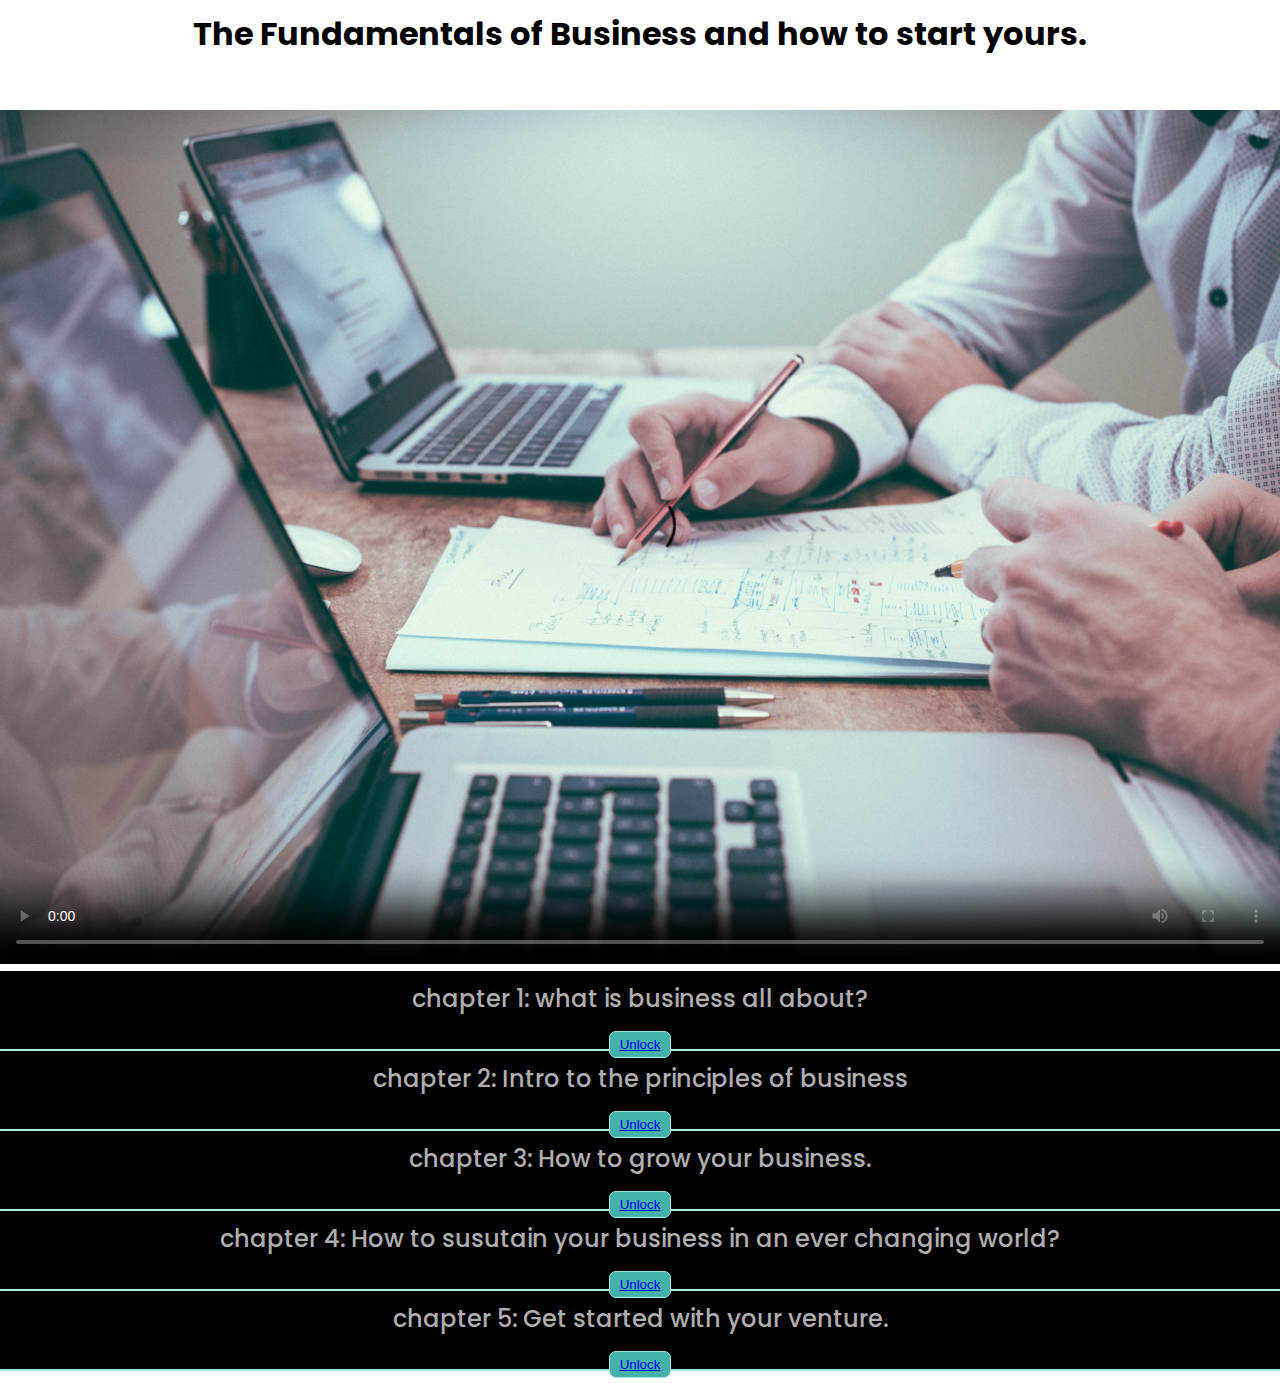
<file: user module/business.html>
<!DOCTYPE html>
<html lang="en">
<head>
    <meta charset="UTF-8">
    <meta name="viewport" content="width=device-width, initial-scale=1.0">
    <link href="https://fonts.googleapis.com/css2?family=Poppins:wght@100;200;300;400;500;600&display=swap" rel="stylesheet">
    <link rel="stylesheet" href="style.css">
    <title>Unlock Course Chapters</title>
</head>
<body>
    <header>
    <h1 class="course-title" >The Fundamentals of Business and how to start yours.</h1>
</header>

<main>

    
    

    <video width="100%" src="" controls poster="Images/business.jpg"></video>
    <div class="chapters">
    <div class="chapter">
        <h2> <a href="">chapter 1: what is business all about?</a></h2>

        <button > <a href="unlock.html"> Unlock</a></button>
    </div>
    <div class="chapter">
        <h2> <a href="">chapter 2: Intro to the principles of business</a></h2>
        <button > <a href="unlock.html"> Unlock</a></button>
    </div>
    <div class="chapter">
        <h2> <a href="">chapter 3: How to grow your business.</a></h2>
        <button > <a href="unlock.html"> Unlock</a></button>

    </div>
    <div class="chapter">
        <h2> <a href="">chapter 4: How to susutain your business in an ever changing world?</a></h2>
        <button > <a href="unlock.html"> Unlock</a></button>
    </div>
    <div class="chapter">
        <h2> <a href="">chapter 5: Get started with your venture.</a></h2>
        <button > <a href="unlock.html"> Unlock</a></button>
    </div>
   
    </div>


</main>
</body>
</html>
</file>
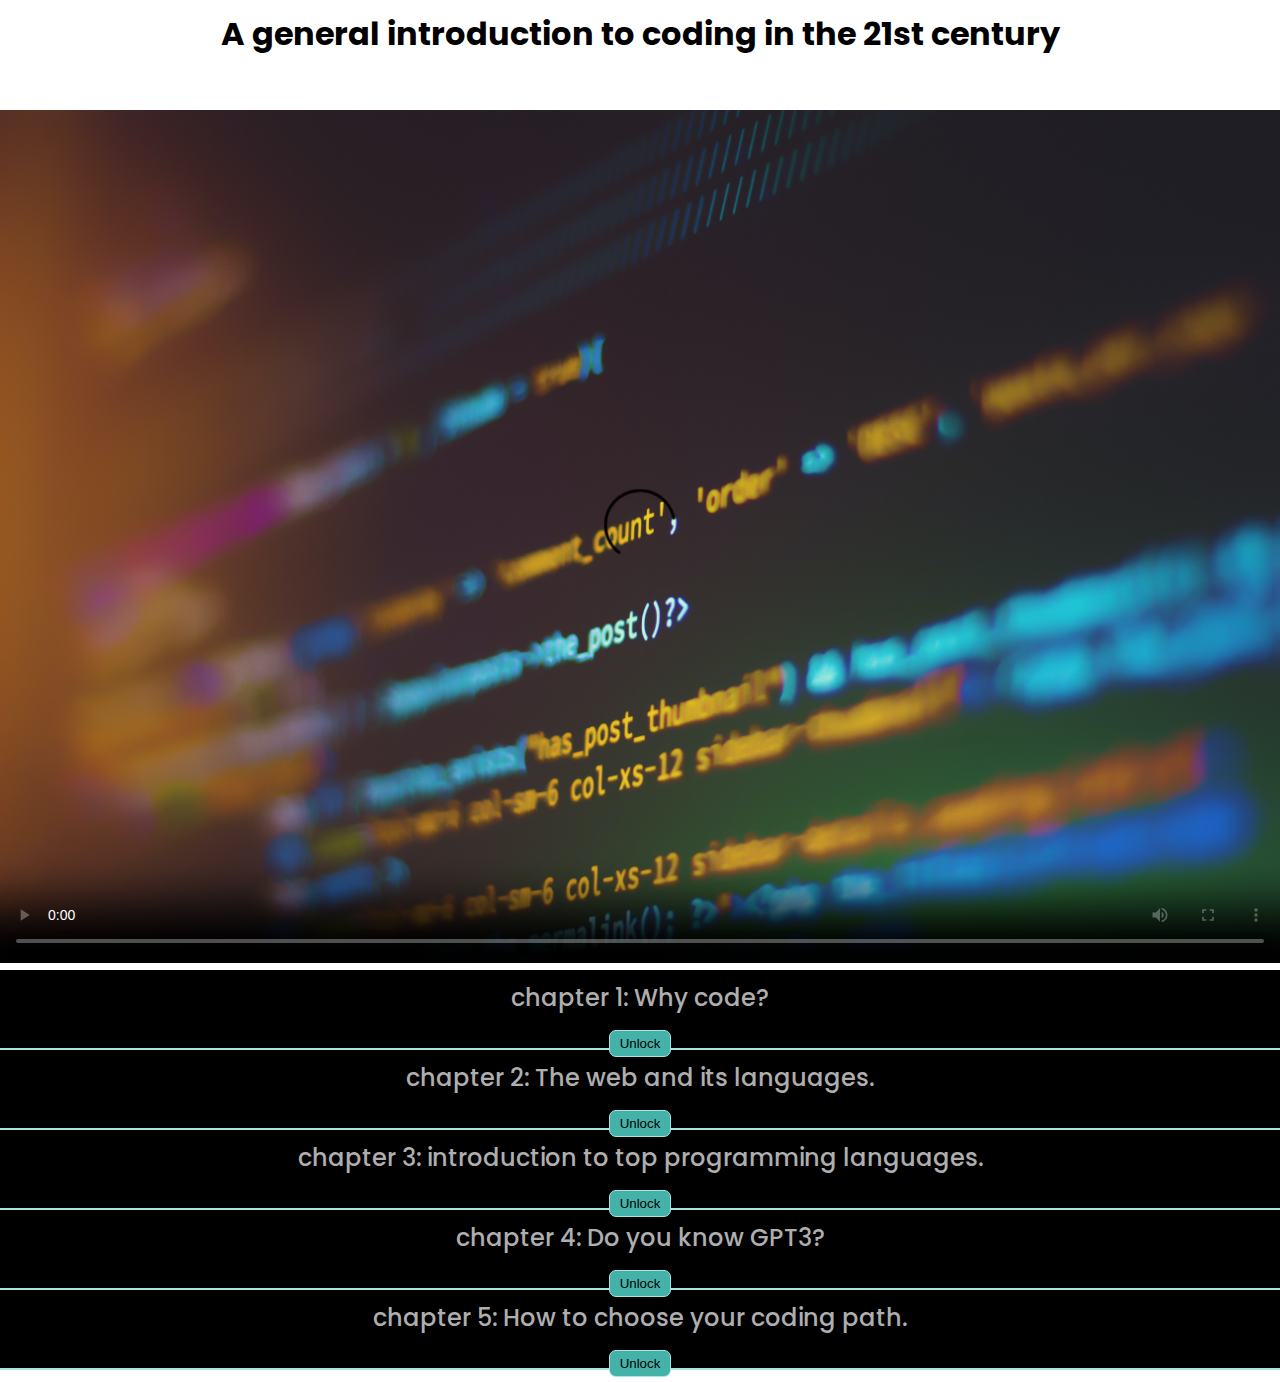
<file: user module/coding.html>
<!DOCTYPE html>
<html lang="en">
<head>
    <meta charset="UTF-8">
    <meta name="viewport" content="width=device-width, initial-scale=1.0">
    <link href="https://fonts.googleapis.com/css2?family=Poppins:wght@100;200;300;400;500;600&display=swap" rel="stylesheet">
    <link rel="stylesheet" href="style.css">
    <title>Unlock Course Chapters</title>
</head>
<body>
    <header>
    <h1 class="course-title">A general introduction to coding in the 21st century</h1>
</header>

<main>

    
    

    <video width="100%" src="" controls poster="Images/coding.jpg"></video>
    <div class="chapters">
    <div class="chapter">
        <h2> <a href="">chapter 1: Why code?</a></h2>

        <button>Unlock</button>
    </div>
    <div class="chapter">
        <h2> <a href="">chapter 2: The web and its languages.</a></h2>
        <button>Unlock</button>
    </div>
    <div class="chapter">
        <h2> <a href="">chapter 3: introduction to top programming languages. </a></h2>
        <button>Unlock</button>

    </div>
    <div class="chapter">
        <h2> <a href="">chapter 4: Do you know GPT3?</a></h2>
        <button>Unlock</button>
    </div>
    <div class="chapter">
        <h2> <a href="">chapter 5: How to choose your coding path.</a></h2>
        <button>Unlock</button>
    </div>
   
    </div>


</main>
</body>
</html>
</file>
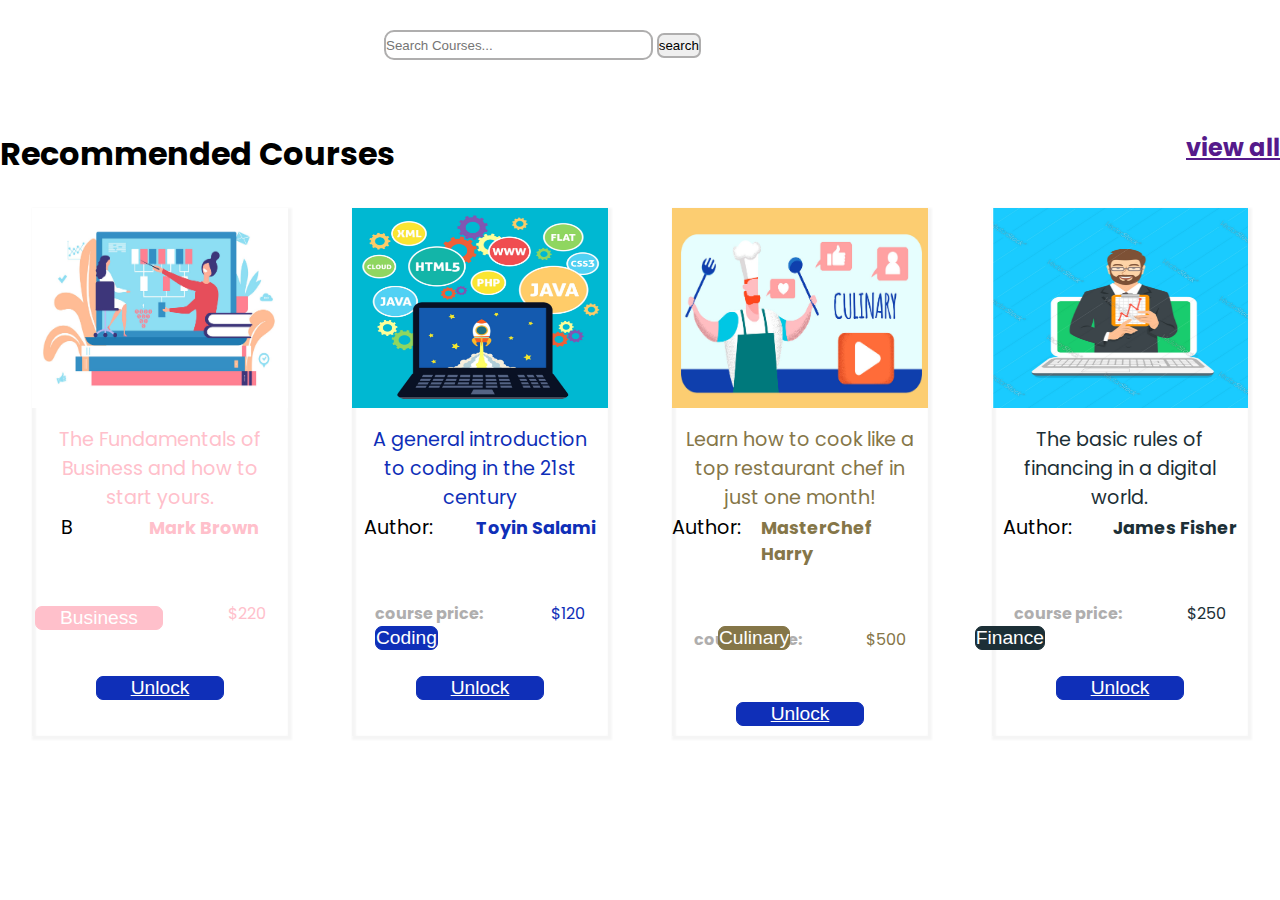
<file: user module/courses.html>
<!DOCTYPE html>
<html lang="en">
<head>
    <meta charset="UTF-8">
    <meta name="viewport" content="width=device-width, initial-scale=1.0">
    <link href="https://fonts.googleapis.com/css2?family=Poppins:wght@100;200;300;400;500;600&display=swap" rel="stylesheet">
    <link rel="stylesheet" href="style.css">
    <title>Document</title>
</head>
<body>
    <header>
        <form  class="search">
            <input placeholder="Search Courses..." class="searchbox" type="text">
            <input type="submit" value="search">
        </form>
    </header>

    <main>
        <div class="headings">
            <h1>
                Recommended Courses
            </h1>

            <h2> <a href=""> view all</a></h2>
        </div>
<div class="courses">
    <div class="business">

       
    <img src="Images/business.PNG" alt="">
    <button class="btn-b">Business</button>

    <p class="des">The Fundamentals of Business and how to start yours.</p>

    <div class="author">
        <div class="circle">B</div>

<p class="name">Mark Brown</p>

    </div>

    <div class="cost">
    <h3>course price:</h3>
    <p class="price">$220</p>
</div>
    <div class="rate">

    </div>
    <button class="reg"><a style="color: white;" href="business.html"> Unlock</a></button>
    </div>

    <div class="coding">
        <img src="Images/Coding.PNG" alt="">
    <button class="btn-co">Coding</button>

    <p class="des">A general introduction to coding in the 21st century</p>

    <div class="author">
<div class="circle">Author:</div>

<p class="name"> Toyin Salami</p>



    </div>

    <div class="cost">
<h3>course price:</h3>
    <p class="price">$120</p>
</div>

    <div class="rate">

    </div>
    <button class="reg"> <a style="color: white;" href="coding.html"> Unlock</a></button>
    </div>

    <div class="culinary">
        <img src="Images/Culinary.PNG" alt="">
   <button class="btn-cu">Culinary</button>

   <p class="des">Learn how to cook like a top restaurant chef in just one month!</p>

   <div class="author">
    <div class="circle">Author:</div>

    <p class="name">MasterChef Harry</p>
    
   </div>

   <div class="cost">
   <h3>course price:</h3>
   <p class="price">$500</p>
</div>
   <div class="rate">

   </div>
   <button class="reg"> <a style="color: white;" href="culinary.html"> Unlock</a></button>
    </div>

    <div class="finance">
        <img src="Images/finance.PNG" alt="">
   <button class="btn-f">Finance</button>
   <p class="des">The basic rules of financing in a digital world.</p>

   <div class="author">
    <div class="circle">Author:</div>

    <p class="name">James Fisher</p>
    
   </div>
   <div class="cost">
   <h3>course price:</h3>
   <p class="price">$250</p>
</div>
   <div class="rate"></div>
   <button class="reg"> <a style="color: white;" href="finance.html"> Unlock</a></button>
    </div>

</div>


    </main>

    <footer></footer>
</body>
</html>
</file>
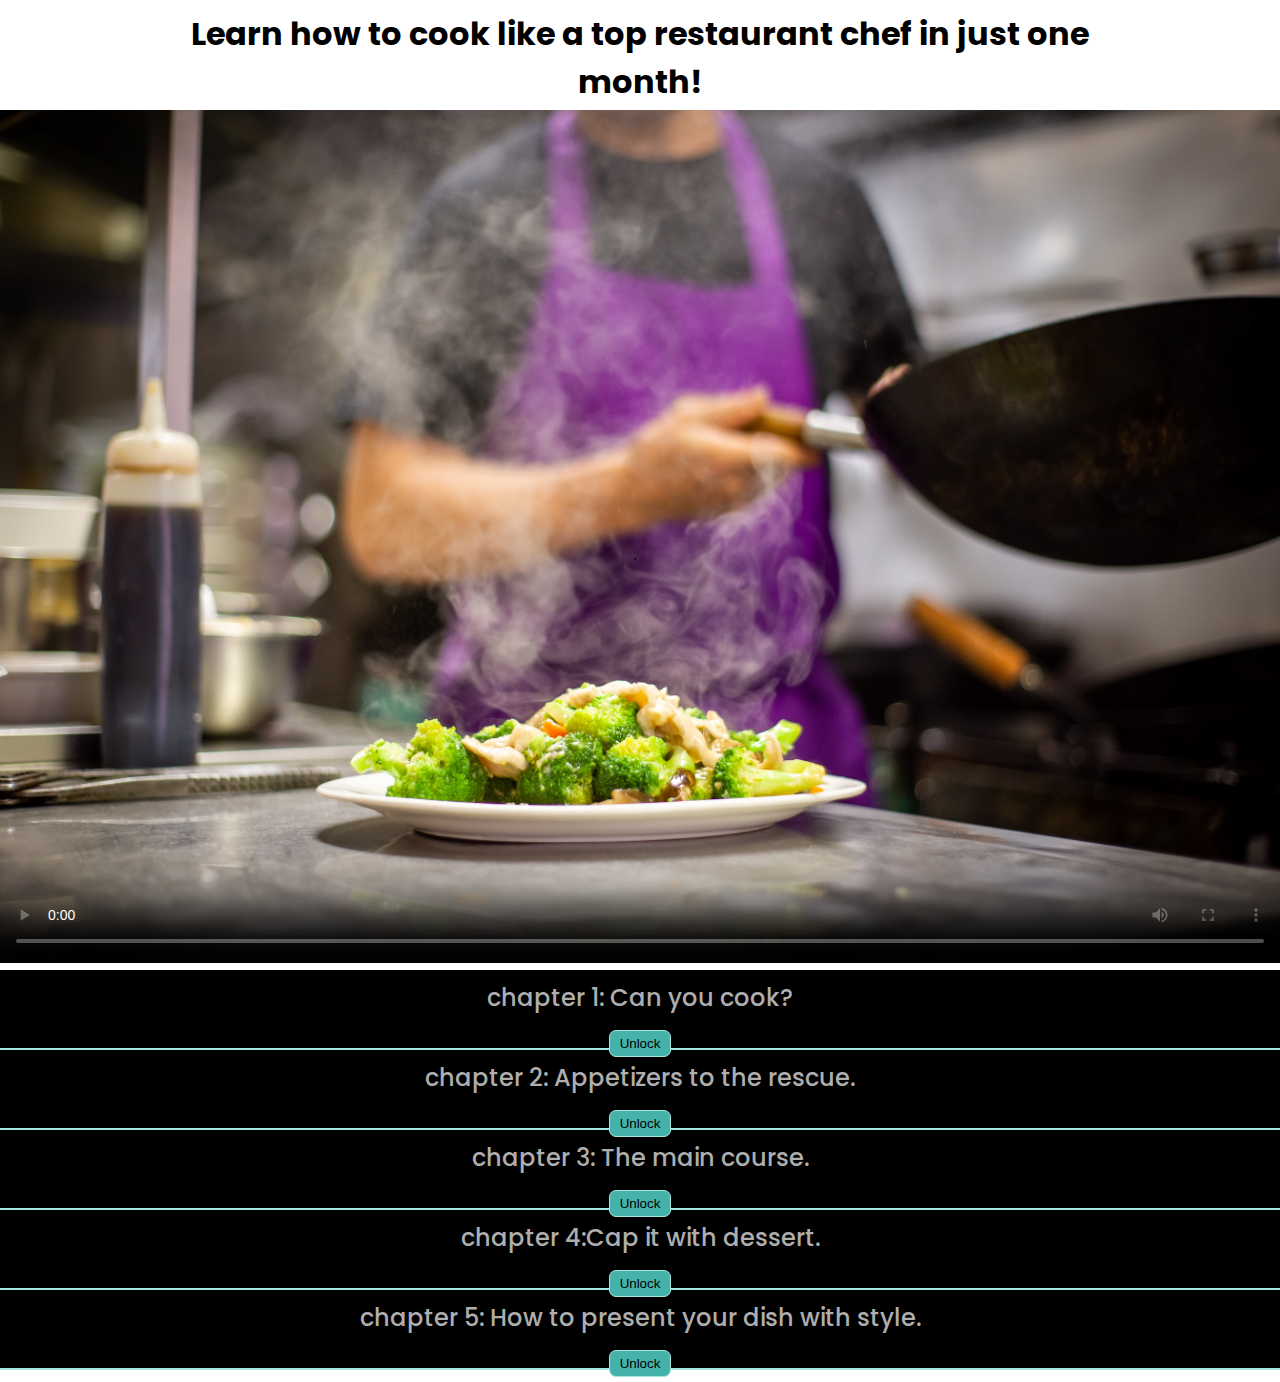
<file: user module/culinary.html>
<!DOCTYPE html>
<html lang="en">
<head>
    <meta charset="UTF-8">
    <meta name="viewport" content="width=device-width, initial-scale=1.0">
    <link href="https://fonts.googleapis.com/css2?family=Poppins:wght@100;200;300;400;500;600&display=swap" rel="stylesheet">
    <link rel="stylesheet" href="style.css">
    <title>Unlock Course Chapters</title>
</head>
<body>
    <header>
    <h1 class="course-title">Learn how to cook like a top restaurant chef in just one month!</h1>
</header>

<main>

    
    

    <video width="100%" src="" controls poster="Images/culinary.jpg"></video>
    <div class="chapters">
    <div class="chapter">
        <h2> <a href="">chapter 1: Can you cook?</a></h2>

        <button>Unlock</button>
    </div>
    <div class="chapter">
        <h2> <a href="">chapter 2: Appetizers to the rescue.</a></h2>
        <button>Unlock</button>
    </div>
    <div class="chapter">
        <h2> <a href="">chapter 3: The main course. </a></h2>
        <button>Unlock</button>

    </div>
    <div class="chapter">
        <h2> <a href="">chapter 4:Cap it with dessert.</a></h2>
        <button>Unlock</button>
    </div>
    <div class="chapter">
        <h2> <a href="">chapter 5: How to present your dish with style.</a></h2>
        <button>Unlock</button>
    </div>
   
    </div>


</main>
</body>
</html>
</file>
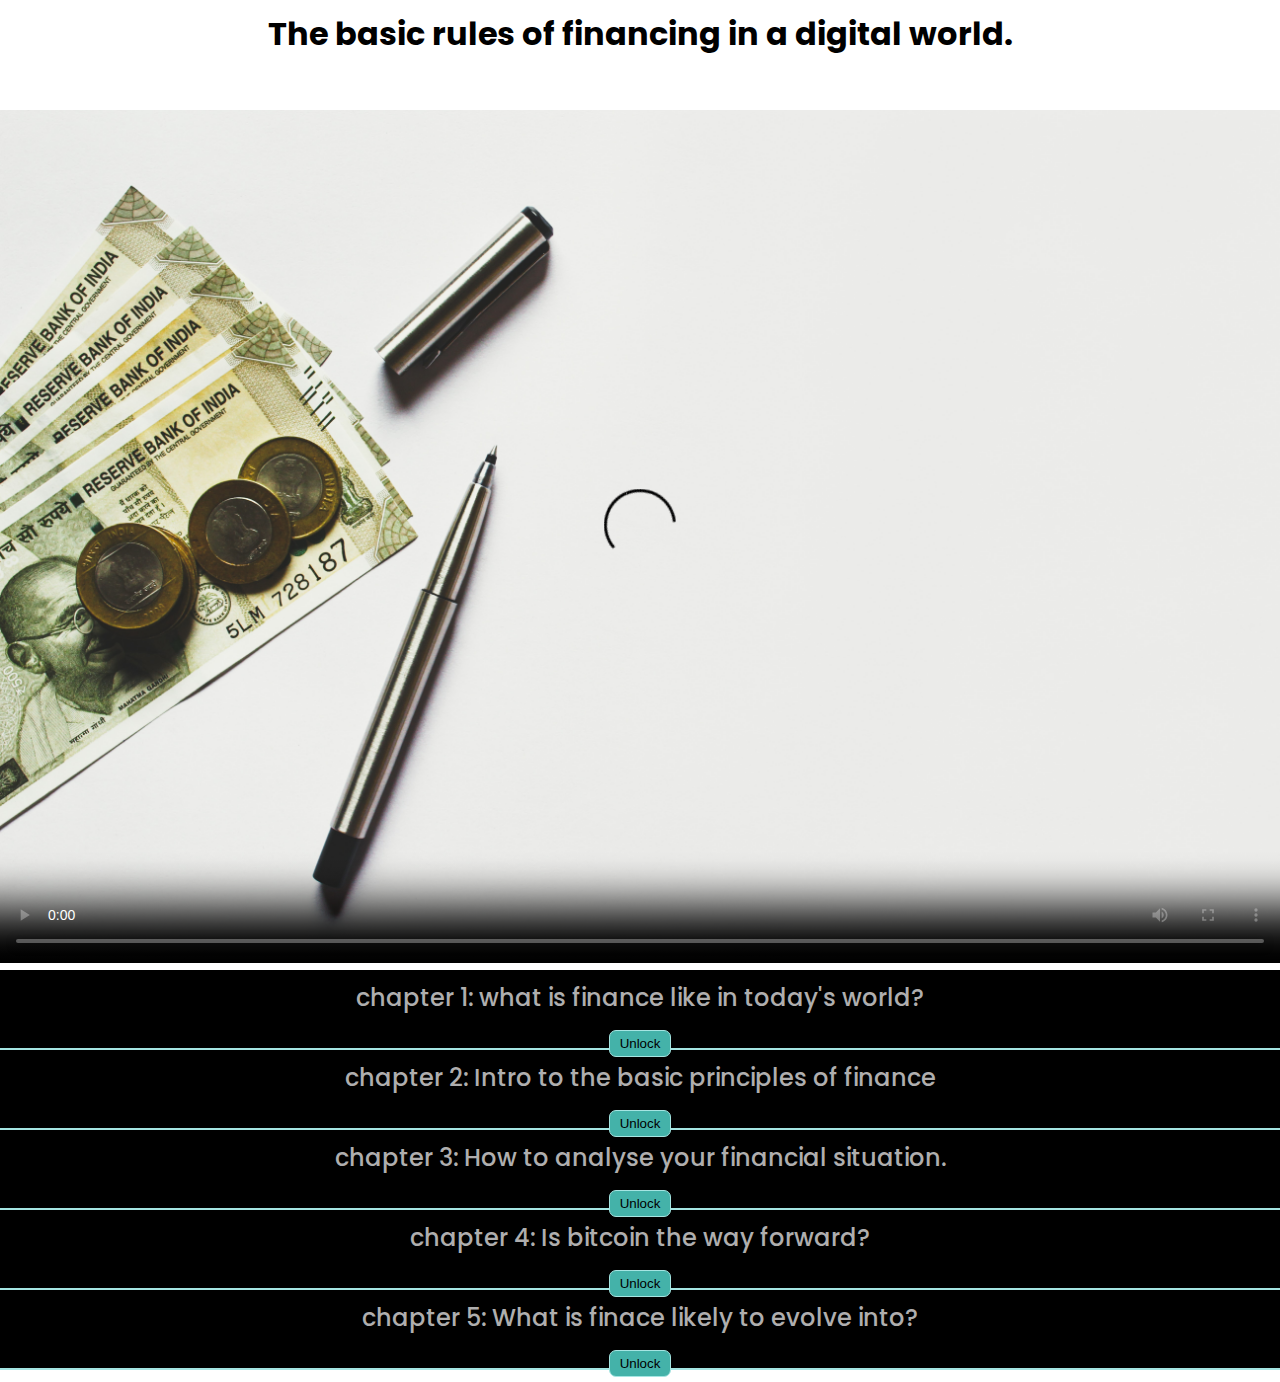
<file: user module/finance.html>
<!DOCTYPE html>
<html lang="en">
<head>
    <meta charset="UTF-8">
    <meta name="viewport" content="width=device-width, initial-scale=1.0">
    <link href="https://fonts.googleapis.com/css2?family=Poppins:wght@100;200;300;400;500;600&display=swap" rel="stylesheet">
    <link rel="stylesheet" href="style.css">
    <title>Unlock Course Chapters</title>
</head>
<body>
    <header>
    <h1 class="course-title">The basic rules of financing in a digital world.</h1>
</header>

<main>

    
    

    <video width="100%" src="" controls poster="Images/finance.jpg"></video>
    <div class="chapters">
    <div class="chapter">
        <h2> <a href="">chapter 1: what is finance like in today's world?</a></h2>

        <button>Unlock</button>
    </div>
    <div class="chapter">
        <h2> <a href="">chapter 2: Intro to the basic principles of finance</a></h2>
        <button>Unlock</button>
    </div>
    <div class="chapter">
        <h2> <a href="">chapter 3: How to analyse your financial situation.</a></h2>
        <button>Unlock</button>

    </div>
    <div class="chapter">
        <h2> <a href="">chapter 4: Is bitcoin the way forward?</a></h2>
        <button>Unlock</button>
    </div>
    <div class="chapter">
        <h2> <a href="">chapter 5: What is finace likely to evolve into?</a></h2>
        <button>Unlock</button>
    </div>
   
    </div>


</main>
</body>
</html>
</file>
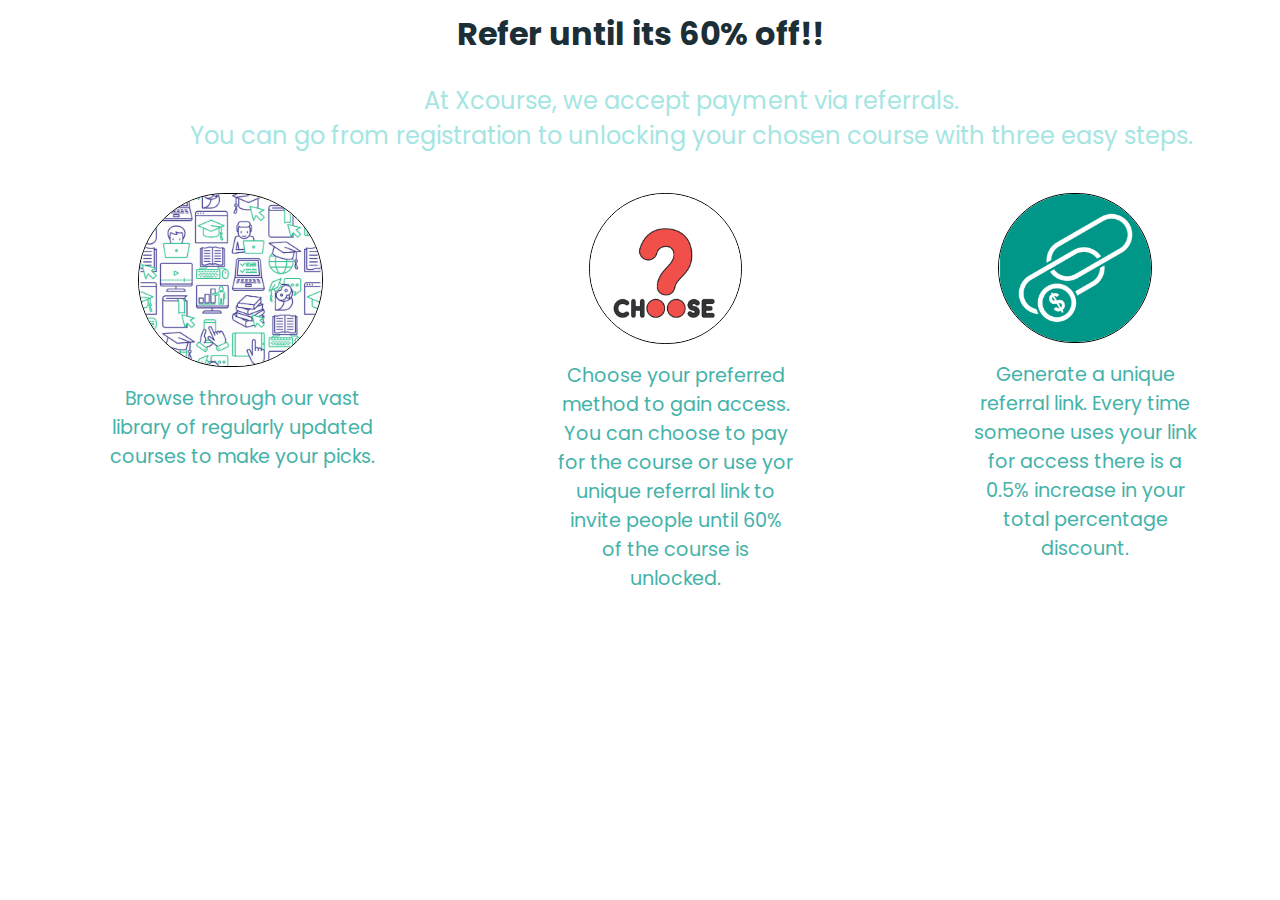
<file: user module/invite.html>
<!DOCTYPE html>
<html lang="en">
<head>
    <meta charset="UTF-8">
    <meta name="viewport" content="width=device-width, initial-scale=1.0">
    <link rel="stylesheet" href="style.css">
    <link href="https://fonts.googleapis.com/css2?family=Poppins:wght@100;200;300;400;500;600&display=swap" rel="stylesheet">
    <title>Invite</title>
</head>
<body>


 <main>
<h1 class="ref-head">Refer until its 60% off!!  </h1>



<p class="x-way">At Xcourse, we accept payment via referrals.  <br> You can go from registration to unlocking your chosen course with three easy steps.</p>


<div class="steps">

<div class="select">
    <img src="Images/vast.PNG" alt="">

    <p>Browse through our vast library of regularly updated courses to make your picks.</p>
</div>


<div class="unlock">

    <img src="Images/Choose.PNG" alt="">

    <p>Choose your preferred method to gain access. You can choose to pay for the course or use yor unique referral link to invite people until 60% of the course is unlocked.</p>
</div>


<div class="ref">

    <img src="Images/link.PNG" alt="">

    <p> Generate a unique referral link.
Every time someone uses your link for access there is a 0.5% increase in your total percentage discount.
    </p>
    </div>
</div>




</div>
   

    
    
   
    
     
    
 


</main>

    <script src="index.js"></script>
</body>
</html>
</file>
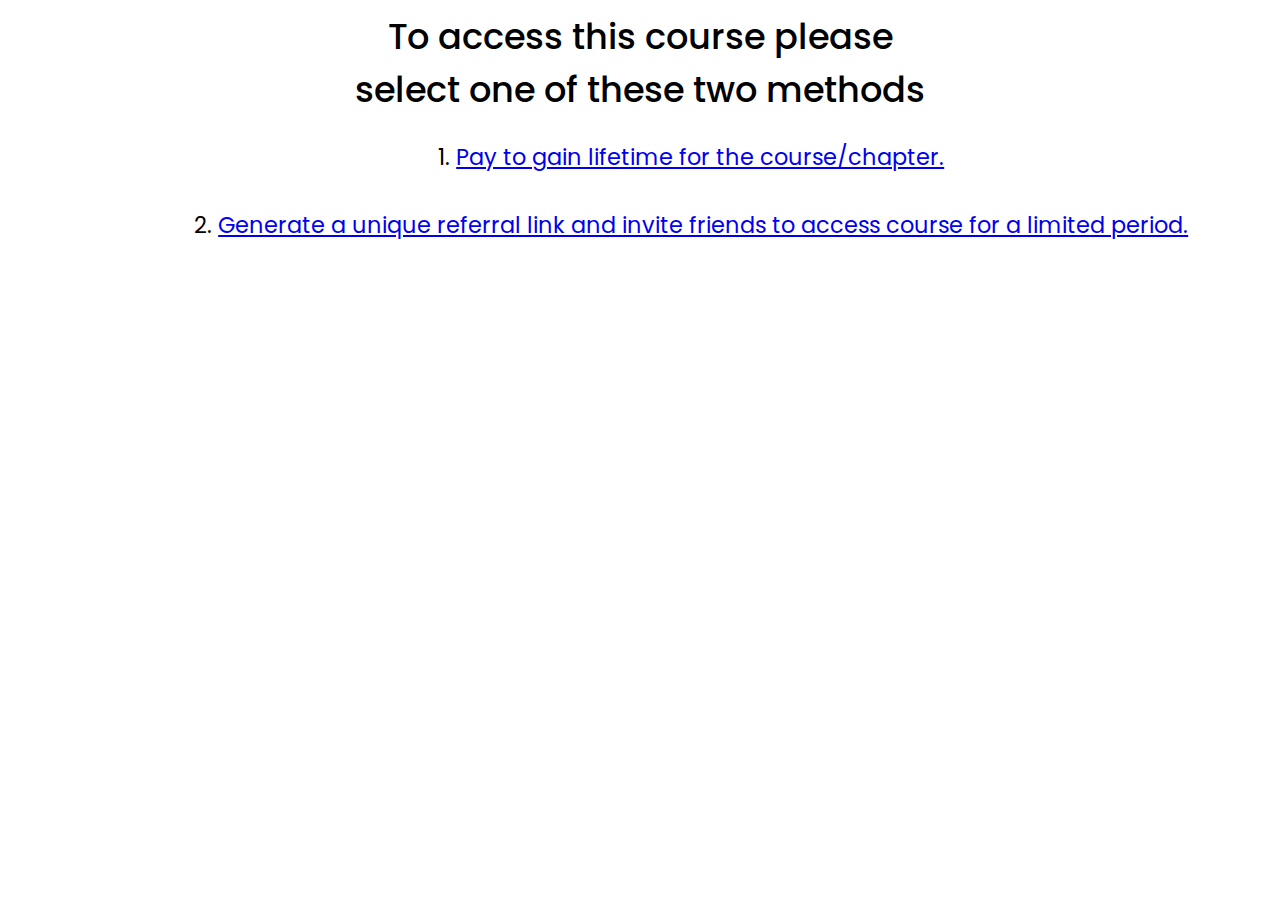
<file: user module/unlock.html>
<!DOCTYPE html>
<html lang="en">
<head>
    <meta charset="UTF-8">
    <meta name="viewport" content="width=device-width, initial-scale=1.0">
    <link href="https://fonts.googleapis.com/css2?family=Poppins:wght@100;200;300;400;500;600&display=swap" rel="stylesheet">
    <link rel="stylesheet" href="style.css">
    <title>Referral</title>
</head>
<body>
   <header>
       <h1 class="access">To access this course please <br> select one of these two methods</h1>
   </header> 

   <main>

    <div class="types">
       <p id="gain" >  1. <a  href="#"> Pay to gain lifetime for the course/chapter.</a> </p>
<br>

       <p id="unique">  2. <a href="#"> Generate a unique referral link and invite friends to access course for a limited period.</a></p>


    </div>


       <div class="methods">
<form class="pay">
<h2>Select Payment Options</h2>
<br>
<input placeholder="Card Number" type="text">
<br>
<input placeholder="Card Holder's Name" type="text">
<br>
<input placeholder="MM/YY" type="text">
<br>
<input placeholder="CVV" type="text">
<br>
<input type="text">
<br>
<input class="button" type="submit" value="Pay">
</form>

<form class="rf">
<h2> Create unique referral link to invite your friends to Xcourse.</h2>
<br>
<input placeholder="Enter link name" name="name" type="text">

<input type="submit" value="Generate">


</form>


       </div>
   </main>

   <footer></footer>
   <script >
       document.getElementById("gain").addEventListener("click" , function () {
    document.querySelector(".pay").style.display="block"
    document.getElementById("unique").style.display="none"
})
document.getElementById("unique").addEventListener("click", function () {
    document.querySelector(".rf").style.display="block"
    document.getElementById("gain").style.display="none"
})





   </script>
</body>
</html>
</file>
<file: user module/style.css>
*{
    margin: 0;
    padding: 0;
    box-sizing: border-box;
}

body{
    font-family: 'Poppins', sans-serif;
}

header{
    height: 100px;
}

header nav{
display: flex;
justify-content: space-between;
}

.logo{
    margin-top: 10px;
    margin-left: 3%;
    font-size: 3rem;
    color: #44B2A9
    
}

.logo span{
    font-weight: bold;
    color: #1C2F36;
}

.top-nav{
    display:flex;
    justify-content: flex-end;
    list-style: none;
    width: 60%;
}

.nav-items{
    border: 1px solid #44B2A9 ;
    height: 30px;
    text-align: center;
    padding: 2px 4px;
    color:#44B2A9 ;
    border-radius: 7px;
    font-size: 1.1rem;
}

.top-nav li{
margin-right: 8%;
width: 25%;
margin-top: 10px;

}



.btn3{
    background-color: #44B2A9;
    color: white;
    border: 1px solid #44B2A9;
    border-radius: 7px;
    padding: 3px 6px;

}

.about{
    display:flex;
    justify-content: space-around;
}

.welcome{
    width: 40%;
    margin-left: 5%;
    margin-top: 20px;
}

.vector img{
    margin-right: 5%;
    border-radius: 10px;
}

.gain{
    font-size: 1.5rem;
    color: #A5E5E2;
    margin-bottom: 20px;

}

.payed{
    font-size: 1.2rem;
    color: #1C2F36;
    margin-bottom: 20px;
}

.btn1{
    background-color: #44B2A9;
    color: white;
    border: 1px solid #44B2A9;
   border-radius: 5px;
    padding: 8px 20px; 
}

.btn2{
    background-color: white;
    color: #0F2FB8;
    border: 1px solid #0F2FB8;
   border-radius: 5px;
    padding: 6px 16px; 
    font-size: 1rem;
    font-weight: bold;
}



.features{
    display: flex;
    justify-content: space-evenly;
   margin-bottom: 30px;
   margin-top: 30px;
}

.bottom{
    display: flex;
    justify-content: space-evenly;
    align-items: center;
    list-style: none;
    width: 100%;
    color: white;
    background-color: #1C2F36 ;
    height: 80px;
}

.bg-modal{
    position:absolute;
    background-color: rgba(0,0,0,0.7);
    width: 100%;
    height:100%;
    top:0;
    display: flex;
    justify-content: center;
    align-items: center;
    display: none;
   }

   .ng-modal{
    position:absolute;
    background-color: rgba(0,0,0,0.7);
    width: 100%;
    height:100%;
    top:0;
    display: flex;
    justify-content: center;
    align-items: center;   
    display: none;
   }

   .content{
       background-color: white;
       width: 35%;
       height: 350px;
       border: 3px solid black;
   }

   .new-user{
    background-color: white;
    width: 35%;
    height: 500px;
    border: 3px solid black;
    display: block;
   }

   .new-user h2 {
       text-align: center;
       margin-top: 5px;
       color: #44B2A9;
   }

   .new-user input{
       width: 60%;
       margin-left: 20%;
       margin-right: 20%;
       margin-bottom: 15px;
       height: 30px;
       border: 2px solid #1C2F36;
   }

   #newsub{
       width: 30%;
       margin-left: 35%;
       margin-right: 35%;
       color: white;
       font-size: 1rem;
       background-color: #1C2F36 ;
   }

   .login{
       margin-left: 15%;
       margin-top: 100px;
      
   }

   input{
height: 25px;
border: 2px solid #AFAEAE;
border-radius: 7px;
   }

   #pass{
     margin-top: 50px;  
     
   }

   .sub{
       margin-left: 30px;
   }

   .content h2{
       text-align: center;
       margin-bottom: 40px;
       width: 80%;
       margin-left: 10%;
   }

   .features img{
       width: 40%;
border-radius: 80px;
   }

   .features p{
    font-family: 'Poppins', sans-serif;
   }

   .discount img, p{
       margin-left: 8%;
   }

   .great img{
       margin-left: 13%;
   }

   .opportunities img{
    margin-left: 13%;
   }

   /*index page ends here*/

   /*courses page begins here*/
  
  .search{
      width: 70%;
      margin-left: 30%;
      margin-top: 30px;
  }
   .searchbox{
       width:30%;
       border-radius: 10px;
       height: 30px;
   }
.headings{
    display:flex;
    justify-content: space-between;
    margin-bottom: 30px;
}

   .courses{
    display: flex;
    justify-content: space-around;
}

.courses img{
  width:100%;
  height: 200px;
}

.business, .finance, .culinary, .coding{
      
       width:20%;
       box-shadow: inset 2px 2px 2px 2px rgba(0, 0, 0, 0.04) ,2px 2px 2px 2px rgba(0, 0, 0, 0.04);
   }

   .courses .btn-b{
       position: absolute;
       bottom: 270px;
       left: 35px;
       width: 10%;
       background-color: pink;
       border: 1px solid pink;
       border-radius: 7px;
       color: white;
       font-size: 1.2rem;
   }

   .courses .btn-f{
    position: absolute;
    bottom: 250px;
    right: 235px;
    background-color: #1C2F36;
    border: 1px solid #1C2F36;
    border-radius: 7px;
    color: white;
    font-size: 1.2rem;
   }

   .courses .btn-co{
    position: absolute;
    bottom: 250px;
    left: 375px;
    background-color: #0F2FB8;
    border: 1px solid #0F2FB8;
    border-radius: 7px;
    color: white;
    font-size: 1.2rem;
   }

   .courses .btn-cu{
    position: absolute;
    bottom: 250px;
    left: 718px;
    background-color: #857648;
    border: 1px solid #857648;
    border-radius: 7px;
    color: white;
    font-size: 1.2rem;
   }

   

   .author{
       display: flex;
       justify-content: space-around;
       margin-bottom: 30px;
   }

   .circle{
       font-size: 1.2rem;
       margin-top:8px ;
   }

   .courses h3{
       font-size: 1rem;
       color:#AFAEAE;
       margin-top: 10px;
   }

   .business p{
       margin-bottom: 20px;
       margin-top: 10px;
       color: pink;
      

   }

   .finance p{
    margin-bottom: 20px;
    margin-top: 10px;
    color: #1C2F36;
    
   }

   .culinary p{
    margin-bottom: 20px;
    margin-top: 10px;
    color: #857648;
    
    
   }

   .coding p{
    margin-bottom: 20px;
    margin-top: 10px;
    color: #0F2FB8;
   
   }

   .cost{
       display: flex;
       justify-content: space-around;
   }

   .des{

    font-size: 1.2rem;
    text-align: center;
    width: 90%;
    margin-left: 5%;
    margin-top: 10px;
    height: 60px;
   }

   .reg{
       width:50% ;
       margin-left: 25%;
       margin-right: 25%;
       font-size: 1.2rem;
       margin-top: 30px;
       margin-bottom: 10px;
       color:white;
       border: 1px solid #0F2FB8;
       border-radius: 7px;
       background-color: #0F2FB8;

   }

   .name{
font-weight: bold;
font-size: 1.1rem;

   }

   /*business page begins*/

.chapters{
    background-color: black;
    width: 100%;
   
    margin-top: 0px;
   
}

.chapter{

    height: 80px;
    border-bottom: 2px solid #A5E5E2;
    text-align: center;
}

.chapter h2{
    width: 70%;
    margin-left: 15%;
    margin-right: 15%;
   padding: 10px 10px;
   font-weight: 500;
   
}

.chapter button{
    margin-top: 5px;
    padding: 5px 10px;
    color: black;
    border: 1px solid #A5E5E2;
    border-radius: 7px;
    background-color: #44B2A9;
    margin-bottom: 5px;
}

.chapter h2 a{
    text-decoration: none;
    color: #AFAEAE;
}

   /*business page ends*/

   /*unlock page begins */

.methods{
    display: flex;
    justify-content: space-around;
    
}

header h1{
    text-align: center;
    width: 80%;
    margin-left: 10%;
    margin-right: 10%;
    margin-top: 10px;
}

.pay{
    display: block;
    width: 40%;
    border: 2px solid white;
    border-radius: 10px;
    background-color:  #fff;
    color:#FFf;
    box-shadow: inset 2px 2px 2px 2px rgba(0, 0, 0, 0.04) ,2px 2px 2px 2px rgba(0, 0, 0, 0.04);
    display: none;
}

.rf{
    border: 2px solid white;
    border-radius: 10px;
    color: #fff;
    background-color:  black;
    box-shadow: inset 2px 2px 2px 2px rgba(0, 0, 0, 0.04) ,2px 2px 2px 2px rgba(0, 0, 0, 0.04);
    display: none;
}

.pay input{
    margin-bottom: 40px;
    width: 60%;
    margin-left: 23%;
    margin-right: 17%;
}

.pay .button{
    font-size: 1.1rem;
    width: 30%;
    margin-left: 35%;
    background-color: #0F2FB8;
    color: white;
    border: 1px solid #0F2FB8;
    border-radius: 7px;
    padding: 3px 6px;
}

.pay h2{
    color:#0F2FB8 ;
    text-align: center;
    margin-top: 15px;
}

.access{
    font-weight: 500;
    font-size: 2.2rem;
}

.types{
    margin-top: 30px;
    text-align: center;
    font-size: 1.4rem;
}





   /*unlock page ends */

   /* referral page starts here*/


   .steps{ 
   display: flex;
   justify-content: space-around;
   margin-top: 40px;
  
  }

  .steps .select, .unlock,.ref{
      width: 24%;
      text-align: center;
     
     
  }

  .steps p{
      color:#44B2A9;
      font-size: 1.2rem;
  }

  .select{
    width: 20%;
    
  } 

  .select img{
    width:   60%;
    border: 1px solid black;
    border-radius: 90px;
    margin-bottom: 10px;
  }
  
  .unlock {
      width: 20%;
    
  }

  .unlock img{
    width:   60%;
    border: 1px solid black;
    border-radius: 80px;
    margin-bottom: 10px;
  }
  
  
  .ref {
      width: 20%;
  }

  .ref img{
    width:   60%;
    border: 1px solid black;
    border-radius: 80px;
    margin-bottom: 10px;
  }

  .ref-head{
      text-align: center;
      color:#1C2F36;
      margin-bottom: 25px;
      margin-top: 10px;
  }

  .x-way{
      text-align: center;
      font-size: 1.5rem;
      color: #A5E5E2;
  }




.one, .two, .three, .four{
width: 50%;
height:80px;
  
  margin-left: 25%;
  margin-right:25%;

border:
1px solid black;

border-radius: 30px;

 }

.v-line{ 
width: 1px;
height: 50px;
background-color: black;
  margin-left:48%;
}




 /* referral page ends here*/
 
/*media queries*/

/* index queries begin*/

@media only screen and (max-width:920px) {

    .welcome{
width: 45%;
    }

    .vector img{
        width: 65%;
        margin-right: 2%;
        margin-left: 9%;
    }

    
}

@media only screen and (max-width:670px){
    .btn1{
        margin-bottom: 15px ;
    }

    .top-nav{
        
        width: 90%;
    }
    
    .nav-items{
       
        height: 20px;
        text-align: center;
        padding: 1px 2px;
        
        border-radius: 7px;
        font-size: 0.8rem;
    }
    
    .top-nav li a{
    margin-right: 8%;
    width: 25%;
    margin-top: 10px;
    
    }
}

@media only screen and (max-width:400px){
    .features{
        display: block;
        text-align: center;
    }

    .discount,.great, .opportunities {
        width: 90%;
        margin-left: 3%;
        margin-right: 5%;
        margin-bottom: 10px;
    }
 
    
}






/* index queries end*/

@media only screen and (max-width:980px) {

    .courses{
        flex-wrap: wrap;
    }
   
    .business, .finance, .culinary, .coding{
        width: 35%;
        margin-bottom: 20px;
    } 

    .courses .btn-b{
        bottom: 220px;
        left: 75px;
        width:15%;
    }
    
    .courses .btn-f{
        bottom: -280px;
        left: 550px;
        width:15%;
    }
    
    .courses .btn-co{
        left: 550px;
        bottom: 220px;
        width: 15%;
    }
    
    .courses .btn-cu{
        left: 75px;
        bottom: -280px;
        width: 15%;
    } 


    @media only screen and (max-width:680px) {
        .top-nav{
            flex-direction: column;
            margin-left: 20%;
            border: 1px solid black;
            width: 40%;
            background-color: #1C2F36;
margin-top: 15px;
           
           display: none;
        }

        .fa-bars{
            display: flex;
            justify-content: flex-end;
            margin-right: 3%;
            font-size: 1.2rem;
            margin-top: 5px;
            color: #A5E5E2;
        }

       
        .nav-items{
            border: none;
            font-size: 1.1rem;
            margin-bottom: 10px;
        }

        .top-nav li{
            width: 90%;
        }

        .top-nav li a{
            color:#44B2A9;
        }

        .vector img{
margin-top: 150px;

        }
    }

}
   
    @media only screen and (max-width:578px){
        .business, .finance, .culinary, .coding{
            width: 50%;
            margin-bottom: 20px;
        }
       

        .courses .btn-b{
            bottom: 220px;
            left: 15px;
            width:15%;
        }
        
        .courses .btn-f{
            bottom: -295px;
            left: 285px;
            width:15%;
        }
        
        .courses .btn-co{
            left: 280px;
            bottom: 220px;
            width: 15%;
        }
        
        .courses .btn-cu{
            left: 5px;
            bottom: -300px;
            width: 15%;
        }
    

    
}




@media only screen and (max-width:400px) {
    /*courses page*/

    .headings{
        display: block;
    }
.courses{
    display:block;
}

.business, .finance, .culinary, .coding{
    width: 80%;
    margin-left: 10%;
    margin-right: 10%;
    margin-bottom: 20px;
}

.courses .btn-b{
    bottom: 375px;
    left: 38px;
    width:28%;
}

.courses .btn-f{
    bottom: -1140px;
    left: 38px;
    width:28%;
}

.courses .btn-co{
    left: 38px;
    bottom: -130px;
    width:28%;
}

.courses .btn-cu{
    left: 38px;
    bottom: -625px;
    width:28%;
}

.searchbox{width:60%;}


}

/* queries for specific course */

@media only screen and (max-width:760px) {
    .chapter{
       height: 90px;
       font-size: 0.8rem;
    }

    .chapter button{
        margin-bottom: 3px;
        margin-top: 3px;
    }

    .course-title{
        font-size: 1.5rem;
    }
}


@media only screen and (max-width:400px) {
    .chapter{
        height: 100px;
        font-size: 0.6rem;
    }
}

/* invite page queries*/
@media only screen and (max-width:980px) {

.steps{
    display: block;
}

.unlock,  .ref{
    width: 40%;
    margin-left: 30%;
    margin-right: 30%;
    margin-bottom: 20px;
}

.select{
    width: 40% !important;
    margin-left: 30%;
    margin-right: 30%;
    margin-bottom: 20px;
}

}


@media only screen and (max-width:400px) {
    .x-way{
        font-size: 1.1rem;
    }

    .ref-head{
       font-size: 1.5rem;
    }

    .steps p{
        width: 100%;
    }
}

/*unlock queries*/

@media only screen and (max-width:580px) {

.access{
    font-size: 1.5rem;
}

.pay{
    width: 80%;
}

.rf{
    width: 90%;
    height: 200px;
    margin-top: 30px;
}

}

/* form queries*/

@media only screen and (max-width:970px) {
    .content{
        width: 70%;
    }
}

@media only screen and (max-width:970px){
   .new-user{ width: 55%;}
}

@media only screen and (max-width:580px) {
    .content{
        width: 90%;
    }

    .sub{
        margin-top: 10px;
        
    }

    .new-user{ width: 75%;}
}

@media only screen and (max-width:410px){
    .content{
        width: 95%;
    }

    .sub{
        margin-top: 20px;
        margin-left: 30%;
    }

    .new-user{ width: 90%;}
}
</file>
